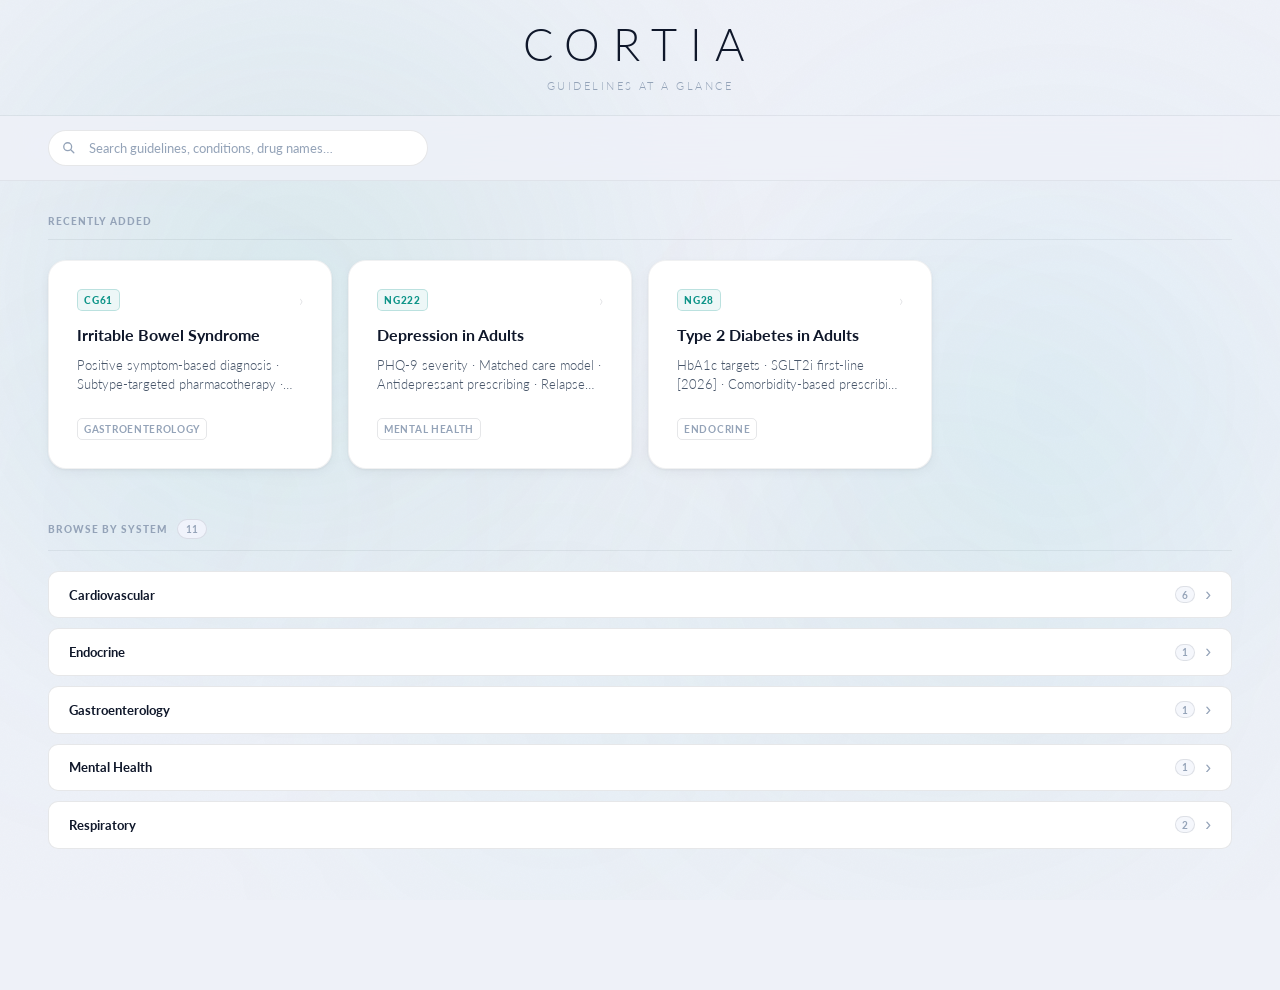
<file: index.html>
<!DOCTYPE html>
<html lang="en">
<head>
  <meta charset="UTF-8">
  <meta name="viewport" content="width=device-width, initial-scale=1.0">
  <meta name="description" content="Cortia — NICE guideline quick-reference cards for GPs and GP trainees">
  <title>Cortia</title>
  <link rel="preconnect" href="https://fonts.googleapis.com">
  <link rel="preconnect" href="https://fonts.gstatic.com" crossorigin>
  <link href="https://fonts.googleapis.com/css2?family=Cormorant+Garamond:wght@300;400;600;700&family=Lato:wght@300;400;700;900&display=swap" rel="stylesheet">
  <link rel="stylesheet" href="css/styles.css">
</head>
<body>

  <div class="bg-canvas" aria-hidden="true">
    <div class="bg-glow bg-glow--purple"></div>
    <div class="bg-glow bg-glow--blue"></div>
    <div class="bg-glow bg-glow--pink"></div>
    <div class="bg-glow bg-glow--teal"></div>
    <div class="bg-glow bg-glow--violet"></div>
    <div class="bg-noise"></div>
  </div>

  <!-- ── Header ── -->
  <header>
    <div class="header-inner">
      <h1 class="brand-title">Cortia</h1>
      <p class="brand-subtitle">Guidelines at a Glance</p>
    </div>
  </header>

  <!-- ── Controls ── -->
  <div class="controls">
    <div class="controls-inner">
      <div class="search-wrap" role="search">
        <svg class="search-icon" viewBox="0 0 16 16" fill="none" aria-hidden="true">
          <circle cx="6.5" cy="6.5" r="4.5" stroke="currentColor" stroke-width="1.5"/>
          <path d="M10 10l3.5 3.5" stroke="currentColor" stroke-width="1.5" stroke-linecap="round"/>
        </svg>
        <input
          type="search"
          id="search-input"
          placeholder="Search guidelines, conditions, drug names…"
          autocomplete="off"
          autocorrect="off"
          autocapitalize="off"
          spellcheck="false"
          aria-label="Search guidelines"
        >
      </div>
    </div>
  </div>

  <!-- ── Main ── -->
  <main>

    <!-- Search results (shown only when query active) -->
    <section id="search-results" hidden>
      <p class="results-count" id="results-count" aria-live="polite"></p>
      <div class="card-grid" id="search-grid" role="list"></div>
    </section>

    <!-- Free Guidelines / Favourites -->
    <section class="home-section" id="recently-added">
      <h2 class="section-heading" id="top-section-heading">Recently Added</h2>
      <div class="card-grid" id="recent-grid" role="list"></div>
    </section>

    <!-- Browse by System -->
    <section class="home-section" id="systems-section">
      <h2 class="section-heading">Browse by System <span class="section-count" id="guidelines-total"></span></h2>
      <div id="systems-list">
        <!-- Generated by app.js -->
      </div>
    </section>

  </main>

  <!-- ── Modal ── -->
  <div
    class="modal-overlay"
    id="modal-overlay"
    role="dialog"
    aria-modal="true"
    aria-labelledby="modal-title"
  >
    <div class="modal-box">

      <div class="modal-actions">
        <button class="modal-print-btn" id="modal-print" aria-label="Print guideline" title="Print / Save as PDF">
          <svg xmlns="http://www.w3.org/2000/svg" width="14" height="14" viewBox="0 0 24 24" fill="none" stroke="currentColor" stroke-width="2" stroke-linecap="round" stroke-linejoin="round" aria-hidden="true">
            <polyline points="6 9 6 2 18 2 18 9"></polyline>
            <path d="M6 18H4a2 2 0 0 1-2-2v-5a2 2 0 0 1 2-2h16a2 2 0 0 1 2 2v5a2 2 0 0 1-2 2h-2"></path>
            <rect x="6" y="14" width="12" height="8"></rect>
          </svg>
        </button>
        <button class="modal-close" id="modal-close" aria-label="Close guideline">&#x2715;</button>
      </div>

      <!-- Modal header -->
      <div class="modal-header">
        <div class="modal-meta">
          <a class="modal-nice-badge" id="modal-ref" target="_blank" rel="noopener noreferrer"></a>
          <span class="modal-updated" id="modal-updated"></span>
          <span class="modal-system-chip" id="modal-system"></span>
        </div>
        <h2 id="modal-title"></h2>
        <div class="patient-links-list" id="patient-links-list"></div>
      </div>

      <!-- Tab bar -->
      <div class="modal-tabs" role="tablist">
        <button class="modal-tab modal-tab--consult" data-tab="summary" role="tab" aria-controls="tab-summary" id="modal-tab-summary">Consult</button>
        <button class="modal-tab" data-tab="diagnosis"  role="tab" aria-controls="tab-diagnosis">Diagnosis</button>
        <button class="modal-tab" data-tab="investigations" role="tab" aria-controls="tab-investigations" id="modal-tab-investigations">Investigations</button>
        <button class="modal-tab" data-tab="management" role="tab" aria-controls="tab-management">Management</button>
        <button class="modal-tab" data-tab="overview"      role="tab" aria-controls="tab-overview"      id="modal-tab-overview">Overview</button>
        <button class="modal-tab" data-tab="monitoring" role="tab" aria-controls="tab-monitoring">Monitoring</button>
        <button class="modal-tab" data-tab="referral"   role="tab" aria-controls="tab-referral">Referral</button>
        <button class="modal-tab" data-tab="air"        role="tab" aria-controls="tab-air"  id="modal-tab-air">AIR Therapy</button>
        <button class="modal-tab" data-tab="mart"       role="tab" aria-controls="tab-mart" id="modal-tab-mart">MART Therapy</button>
        <button class="modal-tab" data-tab="inhalers"   role="tab" aria-controls="tab-inhalers" id="modal-tab-inhalers">Inhaler Types</button>
        <button class="modal-tab" data-tab="insulins"   role="tab" aria-controls="tab-insulins" id="modal-tab-insulins">Insulin Types</button>
        <button class="modal-tab" data-tab="hrt"        role="tab" aria-controls="tab-hrt"      id="modal-tab-hrt">HRT Preparations</button>
        <button class="modal-tab" data-tab="drugs"      role="tab" aria-controls="tab-drugs"    id="modal-tab-drugs">Oral Hypoglycaemics</button>
        <button class="modal-tab" data-tab="gad2"       role="tab" aria-controls="tab-gad2"     id="modal-tab-gad2">GAD-2</button>
        <button class="modal-tab" data-tab="gad7"       role="tab" aria-controls="tab-gad7"     id="modal-tab-gad7">GAD-7</button>
        <button class="modal-tab" data-tab="aq10"       role="tab" aria-controls="tab-aq10"     id="modal-tab-aq10">AQ-10</button>
        <button class="modal-tab" data-tab="dmard"      role="tab" aria-controls="tab-dmard"    id="modal-tab-dmard">DMARD Monitoring</button>
        <button class="modal-tab" data-tab="gpcog"      role="tab" aria-controls="tab-gpcog"    id="modal-tab-gpcog">GPCOG</button>
        <button class="modal-tab" data-tab="sixcit"     role="tab" aria-controls="tab-sixcit"   id="modal-tab-sixcit">6CIT</button>
        <button class="modal-tab" data-tab="types"      role="tab" aria-controls="tab-types"    id="modal-tab-types">Types</button>
        <button class="modal-tab" data-tab="images"     role="tab" aria-controls="tab-images"   id="modal-tab-images">Images</button>
        <button class="modal-tab" data-tab="simonbroome" role="tab" aria-controls="tab-simonbroome" id="modal-tab-simonbroome">Simon Broome</button>
        <button class="modal-tab" data-tab="steroids"    role="tab" aria-controls="tab-steroids"    id="modal-tab-steroids">Topical Steroids</button>
        <button class="modal-tab" data-tab="ftu"                role="tab" aria-controls="tab-ftu"                id="modal-tab-ftu">Fingertip Units</button>
        <button class="modal-tab" data-tab="schedule"          role="tab" aria-controls="tab-schedule"          id="modal-tab-schedule">Schedule</button>
        <button class="modal-tab" data-tab="special-groups"    role="tab" aria-controls="tab-special-groups"    id="modal-tab-special-groups">Special Groups</button>
        <button class="modal-tab" data-tab="at-risk"           role="tab" aria-controls="tab-at-risk"           id="modal-tab-at-risk">At-Risk Conditions</button>
        <button class="modal-tab" data-tab="contraindications" role="tab" aria-controls="tab-contraindications" id="modal-tab-contraindications">Contraindications</button>
        <button class="modal-tab" data-tab="administration"    role="tab" aria-controls="tab-administration"    id="modal-tab-administration">Administration</button>
      </div>

      <!-- Tab content panels -->
      <div class="modal-content">
        <div class="tab-panel" id="tab-summary"        role="tabpanel"></div>
        <div class="tab-panel" id="tab-diagnosis"      role="tabpanel"></div>
        <div class="tab-panel" id="tab-management"     role="tabpanel"></div>
        <div class="tab-panel" id="tab-overview"       role="tabpanel"></div>
        <div class="tab-panel" id="tab-investigations" role="tabpanel"></div>
        <div class="tab-panel" id="tab-monitoring" role="tabpanel"></div>
        <div class="tab-panel" id="tab-referral"   role="tabpanel"></div>
        <div class="tab-panel" id="tab-air"        role="tabpanel"></div>
        <div class="tab-panel" id="tab-mart"       role="tabpanel"></div>
        <div class="tab-panel" id="tab-inhalers"   role="tabpanel"></div>
        <div class="tab-panel" id="tab-insulins"   role="tabpanel"></div>
        <div class="tab-panel" id="tab-hrt"        role="tabpanel"></div>
        <div class="tab-panel" id="tab-drugs"      role="tabpanel"></div>
        <div class="tab-panel" id="tab-gad2"       role="tabpanel"></div>
        <div class="tab-panel" id="tab-gad7"       role="tabpanel"></div>
        <div class="tab-panel" id="tab-aq10"       role="tabpanel"></div>
        <div class="tab-panel" id="tab-dmard"      role="tabpanel"></div>
        <div class="tab-panel" id="tab-gpcog"      role="tabpanel"></div>
        <div class="tab-panel" id="tab-sixcit"     role="tabpanel"></div>
        <div class="tab-panel" id="tab-types"      role="tabpanel"></div>
        <div class="tab-panel" id="tab-images"     role="tabpanel"></div>
        <div class="tab-panel" id="tab-simonbroome" role="tabpanel"></div>
        <div class="tab-panel" id="tab-steroids"    role="tabpanel"></div>
        <div class="tab-panel" id="tab-ftu"                role="tabpanel"></div>
        <div class="tab-panel" id="tab-schedule"          role="tabpanel"></div>
        <div class="tab-panel" id="tab-special-groups"    role="tabpanel"></div>
        <div class="tab-panel" id="tab-at-risk"           role="tabpanel"></div>
        <div class="tab-panel" id="tab-contraindications" role="tabpanel"></div>
        <div class="tab-panel" id="tab-administration"    role="tabpanel"></div>
      </div>

      <!-- Footer disclaimer -->
      <div class="modal-footer">
        <p>Educational resource only &middot; Not a substitute for clinical judgement &middot; Not independently verified by NICE &middot; Always apply clinical judgement to individual patients</p>
      </div>

    </div>
  </div>

  <!-- Data must load before app.js -->
  <script src="data/guidelines.js"></script>
  <script src="js/app.js"></script>

</body>
</html>
</file>
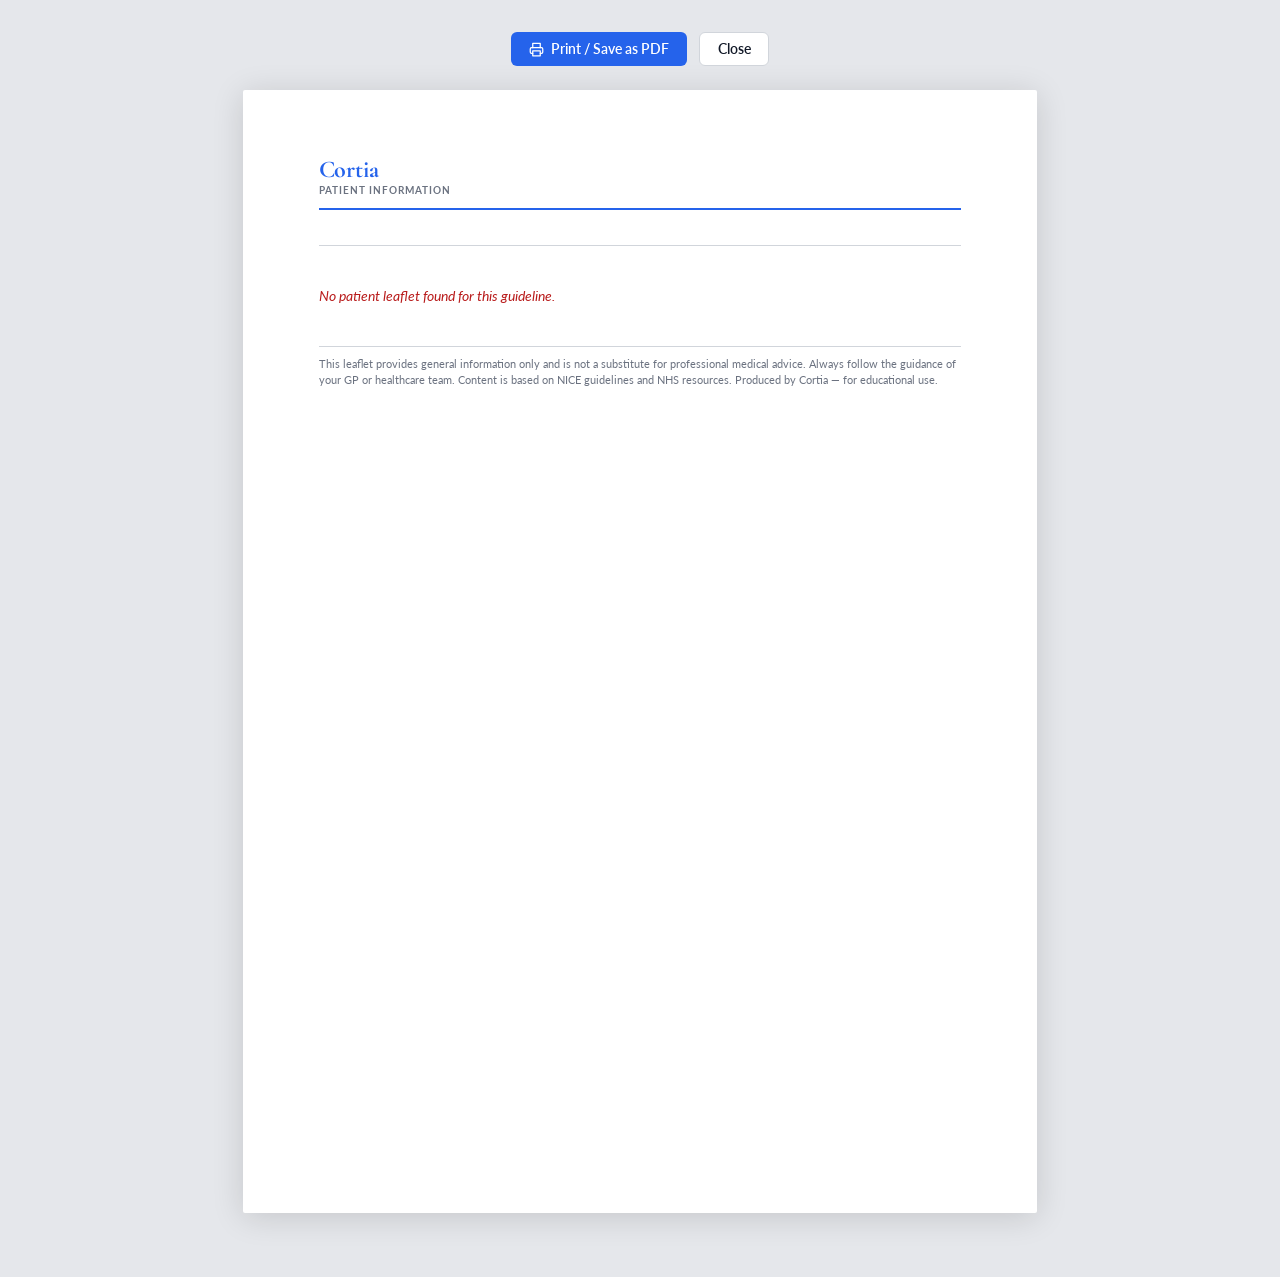
<file: leaflets/leaflet.html>
<!DOCTYPE html>
<html lang="en">
<head>
  <meta charset="UTF-8">
  <meta name="viewport" content="width=device-width, initial-scale=1.0">
  <title>Patient Information Leaflet</title>
  <link rel="preconnect" href="https://fonts.googleapis.com">
  <link rel="preconnect" href="https://fonts.gstatic.com" crossorigin>
  <link href="https://fonts.googleapis.com/css2?family=Cormorant+Garamond:wght@300;400;600;700&family=Lato:wght@300;400;700;900&display=swap" rel="stylesheet">
  <link rel="stylesheet" href="../css/leaflet.css">
</head>
<body>

  <div class="screen-controls" id="screen-controls">
    <button class="ctrl-btn ctrl-btn--print" onclick="window.print()">
      <svg xmlns="http://www.w3.org/2000/svg" width="15" height="15" viewBox="0 0 24 24" fill="none" stroke="currentColor" stroke-width="2" stroke-linecap="round" stroke-linejoin="round" aria-hidden="true">
        <polyline points="6 9 6 2 18 2 18 9"></polyline>
        <path d="M6 18H4a2 2 0 0 1-2-2v-5a2 2 0 0 1 2-2h16a2 2 0 0 1 2 2v5a2 2 0 0 1-2 2h-2"></path>
        <rect x="6" y="14" width="12" height="8"></rect>
      </svg>
      Print / Save as PDF
    </button>
    <button class="ctrl-btn ctrl-btn--back" onclick="window.close()">Close</button>
  </div>

  <div class="leaflet-page" id="leaflet-page">

    <header class="leaflet-header">
      <div class="leaflet-brand">
        <span class="brand-name">Cortia</span>
        <span class="brand-tag">Patient Information</span>
      </div>
      <div class="leaflet-meta" id="leaflet-meta"></div>
    </header>

    <h1 class="leaflet-title" id="leaflet-title"></h1>
    <p class="leaflet-subtitle" id="leaflet-subtitle"></p>

    <div class="leaflet-body" id="leaflet-body">
      <p class="leaflet-error" id="leaflet-error" hidden>
        No patient leaflet found for this guideline.
      </p>
    </div>

    <footer class="leaflet-footer">
      <p>This leaflet provides general information only and is not a substitute for professional medical advice. Always follow the guidance of your GP or healthcare team. Content is based on NICE guidelines and NHS resources. Produced by Cortia &mdash; for educational use.</p>
    </footer>

  </div>

  <script src="../data/guidelines.js"></script>
  <script>
    (function () {
      const params = new URLSearchParams(window.location.search);
      var id = params.get('id');
      if (!id) {
        try { id = localStorage.getItem('cortia_leaflet_id'); } catch (e) {}
      }

      if (!id || typeof GUIDELINES === 'undefined') {
        document.getElementById('leaflet-error').hidden = false;
        return;
      }

      const g = GUIDELINES.find(function (x) { return x.id === id; });

      if (!g || !g.leaflet) {
        document.getElementById('leaflet-error').hidden = false;
        document.getElementById('leaflet-title').textContent = g ? g.title : 'Guideline not found';
        return;
      }

      document.title = g.title + ' — Patient Information';
      document.getElementById('leaflet-title').innerHTML = g.leaflet_title || g.title;
      document.getElementById('leaflet-subtitle').innerHTML = g.subtitle || '';

      var meta = document.getElementById('leaflet-meta');
      meta.innerHTML =
        '<span class="leaflet-ref">' + (g.nice_ref || '') + '</span>' +
        '<span class="leaflet-updated">Updated: ' + (g.updated || '') + '</span>';

      document.getElementById('leaflet-body').innerHTML = g.leaflet;
    })();
  </script>

</body>
</html>
</file>
<file: css/styles.css>
/* ═══════════════════════════════════════════
   CONSULT READY — Design System
   Light theme · AMBOSS-quality spacing & type
   ═══════════════════════════════════════════ */

/* ─── Design Tokens ─── */
:root {
  /* Backgrounds */
  --bg-base:     #eef1f8;
  --bg-card:     #ffffff;
  --bg-elevated: #ffffff;
  --bg-sunken:   #f5f7fc;
  --bg-step:     #f0f3fb;

  /* Borders */
  --border-subtle:  rgba(15, 23, 42, 0.06);
  --border-default: rgba(15, 23, 42, 0.10);
  --border-strong:  rgba(15, 23, 42, 0.18);

  /* Text */
  --text-1: #0f172a;
  --text-2: #475569;
  --text-3: #94a3b8;

  /* Teal accent */
  --accent:        #0d9488;
  --accent-dim:    rgba(13, 148, 136, 0.07);
  --accent-glow:   rgba(13, 148, 136, 0.12);
  --accent-border: rgba(13, 148, 136, 0.22);

  /* Alert */
  --alert:        #dc2626;
  --alert-dim:    rgba(220, 38, 38, 0.05);
  --alert-border: rgba(220, 38, 38, 0.20);
  --alert-text:   #991b1b;

  /* Shadows */
  --shadow-card:  0 1px 3px rgba(15, 23, 42, 0.06),
                  0 4px 12px rgba(15, 23, 42, 0.04);
  --shadow-hover: 0 4px 24px rgba(124, 58, 237, 0.13),
                  0 1px 4px  rgba(15, 23, 42, 0.07);
  --shadow-modal: 0 24px 64px rgba(15, 23, 42, 0.18),
                  0 4px 16px  rgba(15, 23, 42, 0.08);

  /* Spacing — 8px baseline, responsive via clamp */
  --space-1: clamp(0.375rem, 0.5vw,  0.5rem);
  --space-2: clamp(0.625rem, 0.75vw, 0.75rem);
  --space-3: clamp(0.875rem, 1vw,    1rem);
  --space-4: clamp(1.25rem,  1.5vw,  1.5rem);
  --space-5: clamp(1.75rem,  2vw,    2rem);
  --space-6: clamp(2rem,     2.5vw,  2.5rem);
  --space-7: clamp(2.25rem,  3vw,    3rem);
  --space-8: clamp(2.5rem,   4vw,    4rem);

  /* Section spacing */
  --section-sm: clamp(2.5rem, 5vw,  4.5rem);
  --section-md: clamp(3.5rem, 7vw,  6.5rem);

  /* Type scale — fluid */
  --text-2xs: clamp(0.625rem,  0.75vw,  0.6875rem);
  --text-xs:  clamp(0.6875rem, 0.875vw, 0.75rem);
  --text-sm:  clamp(0.8125rem, 0.9375vw,0.875rem);
  --text-md:  clamp(0.9375rem, 1vw,     1rem);
  --text-lg:  clamp(1rem,      1.2vw,   1.125rem);
  --text-xl:  clamp(1.125rem,  1.5vw,   1.375rem);
  --text-2xl: clamp(1.5rem,    2vw,     1.875rem);
  --text-3xl: clamp(1.75rem,   2.5vw,   2.25rem);
  --text-4xl: clamp(2.25rem,   3.5vw,   3.25rem);

  /* Font stacks */
  --font-sans:    'Lato', -apple-system, BlinkMacSystemFont, 'Segoe UI', system-ui, sans-serif;
  --font-display: 'Cormorant Garamond', 'Palatino Linotype', 'Book Antiqua', Georgia, serif;

  /* Border radii */
  --radius-sm:   5px;
  --radius-md:   10px;
  --radius-lg:   18px;
  --radius-pill: 100vw;

  /* Transitions */
  --ease-out: cubic-bezier(0.22, 1, 0.36, 1);
  --duration-fast: 150ms;
  --duration-base: 200ms;
  --duration-slow: 300ms;
}

/* ─── Reset ─── */
*, *::before, *::after {
  box-sizing: border-box;
  margin: 0;
  padding: 0;
}

/* ─── Base ─── */
html { scroll-behavior: smooth; }

body {
  font-family: var(--font-sans);
  font-size: var(--text-md);
  line-height: 1.6;
  background: var(--bg-base);
  color: var(--text-1);
  -webkit-font-smoothing: antialiased;
  -moz-osx-font-smoothing: grayscale;
}

/* ─── Background Canvas ─── */
.bg-canvas {
  position: fixed;
  inset: 0;
  z-index: 0;
  pointer-events: none;
  overflow: hidden;
}

.bg-glow {
  position: absolute;
  border-radius: 50%;
}

.bg-glow--purple {
  width: 900px;
  height: 900px;
  background: radial-gradient(circle, rgba(13, 148, 136, 0.10) 0%, transparent 70%);
  top: -18%;
  left: -12%;
  filter: blur(80px);
}

.bg-glow--blue {
  width: 700px;
  height: 700px;
  background: radial-gradient(circle, rgba(6, 182, 212, 0.07) 0%, transparent 70%);
  top: 5%;
  right: -10%;
  filter: blur(100px);
}

.bg-glow--pink {
  width: 600px;
  height: 600px;
  background: radial-gradient(circle, rgba(20, 184, 166, 0.05) 0%, transparent 70%);
  top: 45%;
  left: 20%;
  filter: blur(110px);
}

.bg-glow--teal {
  width: 800px;
  height: 800px;
  background: radial-gradient(circle, rgba(13, 148, 136, 0.06) 0%, transparent 70%);
  bottom: -10%;
  right: -5%;
  filter: blur(90px);
}

.bg-glow--violet {
  width: 500px;
  height: 500px;
  background: radial-gradient(circle, rgba(6, 182, 212, 0.05) 0%, transparent 70%);
  bottom: 15%;
  left: -8%;
  filter: blur(120px);
}

.bg-noise {
  position: absolute;
  inset: 0;
  opacity: 0.022;
  background-image: url("data:image/svg+xml,%3Csvg xmlns='http://www.w3.org/2000/svg' width='300' height='300'%3E%3Cfilter id='n'%3E%3CfeTurbulence type='fractalNoise' baseFrequency='0.85' numOctaves='4' stitchTiles='stitch'/%3E%3C/filter%3E%3Crect width='300' height='300' filter='url(%23n)'/%3E%3C/svg%3E");
  background-repeat: repeat;
  background-size: 300px 300px;
}

/* ─── Header ─── */
header {
  position: relative;
  z-index: 10;
  background: transparent;
  border-bottom: 1px solid var(--border-subtle);
  padding: var(--space-4) 0;
}

.header-inner {
  max-width: 80rem;
  margin: 0 auto;
  padding: 0 clamp(1rem, 5vw, 3rem);
  display: flex;
  flex-direction: column;
  align-items: center;
  text-align: center;
}

.brand-title {
  font-family: var(--font-sans);
  font-size: var(--text-4xl);
  font-weight: 300;
  color: var(--text-1);
  letter-spacing: 0.28em;
  text-transform: uppercase;
  line-height: 1.1;
}

.brand-subtitle {
  font-family: var(--font-sans);
  font-size: var(--text-xs);
  font-weight: 300;
  color: var(--text-3);
  letter-spacing: 0.22em;
  text-transform: uppercase;
  margin-top: 0.5rem;
}

/* ─── Controls / Sticky Bar ─── */
.controls {
  position: sticky;
  top: 0;
  z-index: 200;
  background: rgba(238, 241, 248, 0.88);
  border-bottom: 1px solid var(--border-subtle);
  backdrop-filter: blur(24px) saturate(160%);
  -webkit-backdrop-filter: blur(24px) saturate(160%);
}

.controls-inner {
  max-width: 80rem;
  margin: 0 auto;
  padding: var(--space-3) clamp(1rem, 5vw, 3rem);
  display: flex;
  align-items: center;
  gap: var(--space-3);
  flex-wrap: wrap;
}

/* Search */
.search-wrap {
  position: relative;
  flex: 1;
  max-width: 380px;
}

.search-icon {
  position: absolute;
  left: 0.875rem;
  top: 50%;
  transform: translateY(-50%);
  width: 14px;
  height: 14px;
  color: var(--text-3);
  pointer-events: none;
  flex-shrink: 0;
}

#search-input {
  width: 100%;
  padding: 0.55rem 0.875rem 0.55rem 2.5rem;
  background: var(--bg-card);
  border: 1px solid var(--border-default);
  border-radius: var(--radius-pill);
  color: var(--text-1);
  font-family: var(--font-sans);
  font-size: var(--text-sm);
  font-weight: 400;
  outline: none;
  transition: border-color var(--duration-base) var(--ease-out),
              box-shadow   var(--duration-base) var(--ease-out);
}

#search-input::placeholder { color: var(--text-3); }

#search-input:focus {
  border-color: var(--accent-border);
  box-shadow: 0 0 0 3px var(--accent-dim);
}

/* ─── Main / Sections ─── */
main {
  position: relative;
  z-index: 10;
  max-width: 80rem;
  margin: 0 auto;
  padding: var(--space-6) clamp(1rem, 5vw, 3rem) var(--section-md);
}

.home-section {
  margin-bottom: var(--space-8);
}

.section-heading {
  font-family: var(--font-sans);
  font-size: var(--text-2xs);
  font-weight: 900;
  letter-spacing: 0.1em;
  text-transform: uppercase;
  color: var(--text-3);
  border-bottom: 1px solid var(--border-subtle);
  padding-bottom: var(--space-2);
  margin-bottom: var(--space-4);
}

.section-count {
  display: inline-block;
  font-size: 10px;
  font-weight: 700;
  letter-spacing: 0;
  text-transform: none;
  color: var(--text-3);
  background: var(--bg-step);
  border: 1px solid var(--border-default);
  border-radius: 99px;
  padding: 1px 8px;
  margin-left: 6px;
  vertical-align: middle;
  position: relative;
  top: -1px;
}

.results-count {
  font-size: var(--text-xs);
  font-weight: 700;
  letter-spacing: 0.08em;
  text-transform: uppercase;
  color: var(--text-3);
  margin-bottom: var(--space-4);
}

/* ─── System Accordion ─── */
.system-row {
  border: 1px solid var(--border-default);
  border-radius: var(--radius-md);
  margin-bottom: var(--space-2);
  overflow: hidden;
  background: var(--bg-card);
}

.system-row-header {
  display: flex;
  align-items: center;
  justify-content: space-between;
  width: 100%;
  padding: var(--space-3) var(--space-4);
  background: transparent;
  border: none;
  cursor: pointer;
  text-align: left;
  transition: background var(--duration-fast) var(--ease-out);
}

.system-row-header:hover {
  background: var(--accent-dim);
}

.system-row-header:hover .system-name {
  color: var(--accent);
}

.system-name {
  font-family: var(--font-sans);
  font-size: var(--text-sm);
  font-weight: 700;
  color: var(--text-1);
  transition: color var(--duration-fast) var(--ease-out);
}

.system-right {
  display: flex;
  align-items: center;
  gap: var(--space-2);
  flex-shrink: 0;
}

.system-count {
  font-family: var(--font-sans);
  font-size: var(--text-2xs);
  font-weight: 700;
  color: var(--text-3);
  background: var(--bg-sunken);
  border: 1px solid var(--border-default);
  border-radius: var(--radius-pill);
  padding: 0.15em 0.6em;
}

.system-chevron {
  font-size: 1.1rem;
  color: var(--text-3);
  transition: transform 250ms var(--ease-out);
  display: inline-block;
  line-height: 1;
}

.system-row.open .system-chevron {
  transform: rotate(90deg);
}

.system-cards {
  max-height: 0;
  overflow: hidden;
  transition: max-height 400ms var(--ease-out);
}

.system-row.open .system-cards {
  max-height: 3000px;
}

.system-cards .card-grid {
  padding: var(--space-4);
}

.card-grid {
  display: grid;
  grid-template-columns: repeat(auto-fill, minmax(min(280px, 100%), 1fr));
  gap: clamp(0.75rem, 1.5vw, 1rem);
}

/* ─── Card ─── */
.card {
  position: relative;
  background: var(--bg-card);
  border: 1px solid var(--border-subtle);
  border-radius: var(--radius-lg);
  padding: var(--space-5);
  cursor: pointer;
  user-select: none;
  outline: none;
  transition: transform      var(--duration-slow) var(--ease-out),
              box-shadow     var(--duration-slow) var(--ease-out),
              border-color   var(--duration-base) var(--ease-out);
  box-shadow: var(--shadow-card);
}

.card:hover {
  transform: translateY(-3px);
  box-shadow: var(--shadow-hover);
  border-color: var(--accent-border);
}

.card:focus-visible {
  outline: 2px solid var(--accent);
  outline-offset: 3px;
}

.card-top {
  display: flex;
  align-items: center;
  justify-content: space-between;
  margin-bottom: var(--space-3);
}

.nice-badge {
  font-size: var(--text-2xs);
  font-weight: 900;
  letter-spacing: 0.08em;
  text-transform: uppercase;
  color: var(--accent);
  background: var(--accent-dim);
  border: 1px solid var(--accent-border);
  border-radius: var(--radius-sm);
  padding: 0.2em 0.6em;
  text-decoration: none;
}

.card-arrow {
  color: var(--border-strong);
  font-size: 1rem;
  line-height: 1;
  font-weight: 300;
  transition: color       var(--duration-base) var(--ease-out),
              transform   var(--duration-base) var(--ease-out);
}

.card:hover .card-arrow {
  color: var(--accent);
  transform: translateX(3px);
}

.card-title {
  font-size: var(--text-lg);
  font-weight: 700;
  color: var(--text-1);
  line-height: 1.3;
  margin-bottom: var(--space-2);
}

.card-subtitle {
  font-size: var(--text-sm);
  font-weight: 300;
  color: var(--text-2);
  line-height: 1.5;
  margin-bottom: var(--space-4);
  display: -webkit-box;
  -webkit-line-clamp: 2;
  -webkit-box-orient: vertical;
  overflow: hidden;
}

.system-chip {
  display: inline-block;
  font-size: var(--text-2xs);
  font-weight: 700;
  letter-spacing: 0.07em;
  text-transform: uppercase;
  color: var(--text-3);
  border: 1px solid var(--border-default);
  border-radius: var(--radius-sm);
  padding: 0.2em 0.6em;
}

/* No results */
.no-results {
  grid-column: 1 / -1;
  text-align: center;
  padding: 5rem 1rem;
  color: var(--text-3);
  font-size: var(--text-md);
}

/* ─── Modal Overlay ─── */
.modal-overlay {
  display: none;
  position: fixed;
  inset: 0;
  z-index: 1000;
  background: rgba(15, 23, 42, 0.40);
  backdrop-filter: blur(4px) saturate(120%);
  -webkit-backdrop-filter: blur(4px) saturate(120%);
  align-items: center;
  justify-content: center;
  padding: clamp(0.75rem, 3vw, 2rem);
}

.modal-overlay.active { display: flex; }

/* ─── Modal Box ─── */
.modal-box {
  position: relative;
  background: var(--bg-card);
  border: 1px solid var(--border-default);
  border-radius: var(--radius-lg);
  box-shadow: var(--shadow-modal);
  width: 100%;
  max-width: 740px;
  max-height: 90vh;
  display: flex;
  flex-direction: column;
  overflow: hidden;
  animation: modal-in var(--duration-slow) var(--ease-out) both;
}

@keyframes modal-in {
  from {
    opacity: 0;
    transform: translateY(12px) scale(0.98);
  }
  to {
    opacity: 1;
    transform: translateY(0) scale(1);
  }
}

/* ─── Modal Header ─── */
.modal-header {
  padding: var(--space-5) var(--space-6) var(--space-2);
  padding-right: calc(var(--space-6) + 4.5rem);
  border-bottom: 1px solid var(--border-subtle);
  background: transparent;
  flex-shrink: 0;
}

.modal-meta {
  display: flex;
  align-items: center;
  flex-wrap: wrap;
  gap: var(--space-2);
}

.modal-nice-badge {
  font-size: var(--text-2xs);
  font-weight: 900;
  letter-spacing: 0.08em;
  text-transform: uppercase;
  background: var(--accent);
  color: #ffffff;
  border-radius: var(--radius-sm);
  padding: 0.25em 0.65em;
  text-decoration: none;
  transition: opacity 0.15s;
}

.modal-nice-badge:hover,
.modal-nice-badge:focus-visible {
  opacity: 0.82;
  outline: none;
}

.modal-updated {
  font-size: var(--text-xs);
  font-weight: 300;
  color: var(--text-3);
}

.modal-system-chip {
  font-size: var(--text-2xs);
  font-weight: 700;
  letter-spacing: 0.07em;
  text-transform: uppercase;
  color: var(--text-3);
  border: 1px solid var(--border-default);
  border-radius: var(--radius-sm);
  padding: 0.2em 0.6em;
}

.modal-actions {
  position: absolute;
  top: var(--space-5);
  right: var(--space-6);
  z-index: 10;
  display: flex;
  align-items: center;
  gap: var(--space-2);
}

.modal-fav-btn {
  background: transparent;
  border: 1px solid var(--border-default);
  border-radius: var(--radius-md);
  color: var(--text-3);
  width: 2rem;
  height: 2rem;
  display: flex;
  align-items: center;
  justify-content: center;
  cursor: pointer;
  transition: border-color var(--duration-fast) var(--ease-out),
              color        var(--duration-fast) var(--ease-out);
}

.modal-fav-btn:hover { border-color: var(--accent-border); color: var(--accent); }
.modal-fav-btn.is-fav { color: var(--accent); border-color: var(--accent-border); }

.modal-print-btn {
  background: transparent;
  border: 1px solid var(--border-default);
  border-radius: var(--radius-md);
  color: var(--text-3);
  width: 2rem;
  height: 2rem;
  display: flex;
  align-items: center;
  justify-content: center;
  cursor: pointer;
  transition: border-color var(--duration-fast) var(--ease-out),
              color        var(--duration-fast) var(--ease-out);
}

.modal-print-btn:hover { border-color: var(--accent-border); color: var(--accent); }

.print-section-label { display: none; }

.modal-close {
  background: transparent;
  border: 1px solid var(--border-default);
  border-radius: var(--radius-md);
  color: var(--text-2);
  font-size: 0.875rem;
  line-height: 1;
  width: 2rem;
  height: 2rem;
  display: flex;
  align-items: center;
  justify-content: center;
  cursor: pointer;
  transition: border-color var(--duration-fast) var(--ease-out),
              color        var(--duration-fast) var(--ease-out),
              background   var(--duration-fast) var(--ease-out);
}

.modal-close:hover {
  border-color: var(--border-strong);
  color: var(--text-1);
  background: var(--bg-sunken);
}

#modal-title {
  font-family: var(--font-sans);
  font-size: var(--text-xl);
  font-weight: 300;
  color: var(--text-1);
  line-height: 1.3;
  letter-spacing: 0.01em;
  margin-bottom: 0;
}

/* ─── Modal Tabs ─── */
.modal-tabs {
  display: flex;
  flex-wrap: wrap;
  gap: 0.35rem;
  padding: var(--space-2) var(--space-5);
  border-bottom: 1px solid var(--border-subtle);
  background: transparent;
  flex-shrink: 0;
}

.modal-tab {
  padding: 0.35rem 0.875rem;
  background: transparent;
  border: 1px solid var(--border-default);
  border-radius: var(--radius-pill);
  color: var(--text-2);
  font-family: var(--font-sans);
  font-size: var(--text-sm);
  font-weight: 700;
  letter-spacing: 0.02em;
  cursor: pointer;
  white-space: nowrap;
  transition: border-color var(--duration-fast) var(--ease-out),
              color        var(--duration-fast) var(--ease-out),
              background   var(--duration-fast) var(--ease-out);
}

.modal-tab:hover {
  border-color: var(--accent-border);
  color: var(--accent);
  background: var(--accent-dim);
}

.modal-tab.active {
  background: var(--accent);
  color: #ffffff;
  border-color: var(--accent);
}

/* ─── Modal Content ─── */
.modal-content {
  flex: 1;
  overflow-y: auto;
  padding: var(--space-5) var(--space-6);
  scrollbar-width: thin;
  scrollbar-color: var(--border-strong) transparent;
}

.modal-content::-webkit-scrollbar { width: 4px; }
.modal-content::-webkit-scrollbar-track { background: transparent; }
.modal-content::-webkit-scrollbar-thumb {
  background: var(--border-default);
  border-radius: 4px;
}

.tab-panel { display: none; }
.tab-panel.active { display: block; }

/* ─── Tab Content Typography ─── */
.tab-panel h4 {
  font-size: var(--text-xs);
  font-weight: 900;
  letter-spacing: 0.1em;
  text-transform: uppercase;
  color: var(--text-3);
  margin: var(--space-5) 0 var(--space-3);
  padding-bottom: var(--space-2);
  border-bottom: 1px solid var(--border-subtle);
}

.tab-panel h4:first-child { margin-top: 0; }

.tab-panel p {
  font-size: var(--text-sm);
  font-weight: 400;
  color: var(--text-1);
  line-height: 1.65;
  margin: var(--space-2) 0;
}

.tab-panel ul {
  font-size: var(--text-sm);
  padding-left: 1.25rem;
  margin: var(--space-2) 0;
  color: var(--text-1);
}

.tab-panel li {
  line-height: 1.6;
  margin: 0.35rem 0;
  color: var(--text-1);
}

.tab-panel ul ul { margin: 0.15rem 0; }

.tab-panel strong {
  font-weight: 700;
  color: var(--text-1);
}

/* ─── Tables ─── */
.tab-panel table {
  width: 100%;
  border-collapse: collapse;
  font-size: var(--text-sm);
  margin: var(--space-3) 0 var(--space-4);
  border: 1px solid var(--border-default);
  border-radius: var(--radius-md);
  overflow: hidden;
}

.tab-panel th {
  background: var(--bg-sunken);
  color: var(--text-2);
  font-size: var(--text-xs);
  font-weight: 700;
  letter-spacing: 0.05em;
  text-transform: uppercase;
  padding: 0.625rem 0.875rem;
  text-align: left;
  border-bottom: 1px solid var(--border-default);
}

.tab-panel td {
  padding: 0.6rem 0.875rem;
  color: var(--text-1);
  border-bottom: 1px solid var(--border-subtle);
  vertical-align: top;
}

.tab-panel tr:last-child td { border-bottom: none; }

.tab-panel tr:nth-child(even) td {
  background: rgba(15, 23, 42, 0.02);
}

/* ─── Alert Box ─── */
.alert-box {
  background: var(--alert-dim);
  border-left: 3px solid var(--alert);
  border-radius: 0 var(--radius-md) var(--radius-md) 0;
  padding: var(--space-4);
  margin: var(--space-3) 0 var(--space-4);
}

.alert-box p,
.alert-box ul,
.alert-box li { color: var(--alert-text); }

.alert-box strong { color: var(--alert); }

/* ─── Step Blocks ─── */
.step-block {
  background: var(--bg-step);
  border: 1px solid var(--border-subtle);
  border-radius: var(--radius-md);
  padding: var(--space-4) var(--space-5);
  margin: var(--space-3) 0;
}

.step-header {
  font-size: var(--text-sm) !important;
  font-weight: 900 !important;
  letter-spacing: 0.03em !important;
  color: var(--accent) !important;
  text-transform: none !important;
  border: none !important;
  padding: 0 !important;
  margin: 0 0 var(--space-3) !important;
}

.alert-step {
  background: rgba(220, 38, 38, 0.04);
  border-color: var(--alert-border);
}

.alert-step .step-header { color: var(--alert) !important; }

/* ─── Callouts ─── */
.callout {
  color: var(--accent) !important;
  font-style: italic;
}

.alert-inline {
  color: var(--alert) !important;
  font-weight: 700;
}

/* ─── Wells Score Calculator ─── */
.wells-item {
  cursor: pointer;
  user-select: none;
  transition: background 0.15s ease;
}

.wells-item:hover td {
  background: var(--accent-dim) !important;
}

.wells-item.selected td {
  background: var(--accent-glow) !important;
  color: var(--text-1);
}

.wells-item.selected .wells-pts {
  color: var(--accent);
  font-weight: 700;
}

.wells-item td:first-child::before {
  content: '';
  display: inline-block;
  width: 14px;
  height: 14px;
  border: 1.5px solid var(--border-strong);
  border-radius: 3px;
  margin-right: 0.5em;
  vertical-align: middle;
  transition: background 0.15s ease, border-color 0.15s ease;
  flex-shrink: 0;
}

.wells-item.selected td:first-child::before {
  background: var(--accent);
  border-color: var(--accent);
  background-image: url("data:image/svg+xml,%3Csvg viewBox='0 0 10 8' fill='none' xmlns='http://www.w3.org/2000/svg'%3E%3Cpath d='M1 4l3 3 5-6' stroke='white' stroke-width='1.5' stroke-linecap='round' stroke-linejoin='round'/%3E%3C/svg%3E");
  background-repeat: no-repeat;
  background-position: center;
  background-size: 9px;
}

.wells-result {
  display: flex;
  align-items: center;
  gap: var(--space-3);
  background: var(--bg-sunken);
  border: 1px solid var(--border-default);
  border-radius: var(--radius-md);
  padding: var(--space-3) var(--space-4);
  margin-top: var(--space-2);
  margin-bottom: var(--space-4);
  font-size: var(--text-sm);
  flex-wrap: wrap;
}

.wells-score-label {
  color: var(--text-2);
  font-weight: 600;
}

.wells-score-value {
  font-size: var(--text-xl);
  font-weight: 900;
  color: var(--accent);
  min-width: 2ch;
  text-align: center;
}

.wells-risk {
  color: var(--text-2);
  font-style: italic;
  margin-left: auto;
  font-size: var(--text-xs);
}

.wells-risk.risk-high {
  color: var(--alert-text);
  font-weight: 700;
  font-style: normal;
}

.wells-risk.risk-low {
  color: var(--accent);
  font-weight: 700;
  font-style: normal;
}

.pathway-step {
  border-left: 3px solid var(--border-default);
  padding: var(--space-2) var(--space-3);
  border-radius: 0 var(--radius-sm) var(--radius-sm) 0;
  transition: background 0.2s ease, border-color 0.2s ease;
  color: var(--text-2);
}

.pathway-step strong {
  color: var(--text-2);
  transition: color 0.2s ease;
}

.pathway-step.pathway-active {
  background: var(--accent-dim);
  border-left-color: var(--accent);
  color: var(--text-1);
}

.pathway-step.pathway-active strong {
  color: var(--accent);
}

.pathway-step.pathway-alert {
  background: var(--alert-dim);
  border-left-color: var(--alert);
  color: var(--text-1);
}

.pathway-step.pathway-alert strong {
  color: var(--alert);
}

/* ─── CKD Staging Calculator ─── */
.ckd-calc {
  background: var(--bg-sunken);
  border: 1px solid var(--border-default);
  border-radius: var(--radius-md);
  padding: var(--space-4);
  margin-bottom: var(--space-5);
}

.ckd-calc h4 {
  margin-top: 0 !important;
  margin-bottom: var(--space-3) !important;
  border-bottom: none !important;
  padding-bottom: 0 !important;
}

.ckd-calc-inputs {
  display: flex;
  gap: var(--space-3);
}

.ckd-calc-field {
  flex: 1;
  display: flex;
  flex-direction: column;
  gap: 0.375rem;
}

.ckd-calc-label {
  font-size: var(--text-xs);
  font-weight: 700;
  color: var(--text-2);
  letter-spacing: 0.02em;
}

.ckd-calc-input {
  width: 100%;
  box-sizing: border-box;
  padding: 0.5rem 0.75rem;
  border: 1.5px solid var(--border-default);
  border-radius: var(--radius-sm);
  font-family: var(--font-sans);
  font-size: var(--text-md);
  font-weight: 600;
  color: var(--text-1);
  background: var(--bg-card);
  outline: none;
  transition: border-color 0.15s ease;
  -moz-appearance: textfield;
}

.ckd-calc-input:focus { border-color: var(--accent); }

.ckd-calc-input::-webkit-inner-spin-button,
.ckd-calc-input::-webkit-outer-spin-button { -webkit-appearance: none; }

.ckd-calc-result {
  display: none;
  margin-top: var(--space-3);
}

.ckd-calc-result.ckd-result-active { display: block; }

.ckd-result-top {
  display: flex;
  align-items: center;
  gap: var(--space-3);
  background: var(--bg-card);
  border: 1px solid var(--border-default);
  border-radius: var(--radius-md);
  padding: var(--space-3) var(--space-4);
  margin-bottom: var(--space-2);
}

.ckd-stage-badges {
  display: flex;
  align-items: baseline;
  gap: 0;
}

.ckd-stage-badge {
  font-size: var(--text-xl);
  font-weight: 900;
  color: var(--accent);
  letter-spacing: -0.01em;
  line-height: 1;
}

.ckd-stage-sep { color: var(--text-3); }

.ckd-risk-pill {
  margin-left: auto;
  font-size: var(--text-xs);
  font-weight: 700;
  padding: 0.3rem 0.8rem;
  border-radius: var(--radius-pill);
  letter-spacing: 0.02em;
  white-space: nowrap;
}

.ckd-risk--low       { background: rgba(22, 163, 74, 0.10); color: #15803d; }
.ckd-risk--mod       { background: rgba(202, 138, 4, 0.12); color: #a16207; }
.ckd-risk--high      { background: rgba(234, 88, 12, 0.12); color: #c2410c; }
.ckd-risk--very-high { background: var(--alert-dim);        color: var(--alert-text); }

.ckd-meta-grid {
  display: grid;
  grid-template-columns: 1fr 1fr;
  gap: var(--space-2);
  margin-bottom: var(--space-2);
}

.ckd-meta-item {
  background: var(--bg-card);
  border: 1px solid var(--border-subtle);
  border-radius: var(--radius-sm);
  padding: var(--space-2) var(--space-3);
}

.ckd-meta-label {
  font-size: var(--text-2xs);
  font-weight: 700;
  color: var(--text-3);
  text-transform: uppercase;
  letter-spacing: 0.06em;
  display: block;
  margin-bottom: 0.2rem;
}

.ckd-meta-value {
  font-size: var(--text-sm);
  font-weight: 600;
  color: var(--text-1);
  display: block;
}

.ckd-meta-warn { color: var(--alert-text); }

.ckd-calc-flag {
  font-size: var(--text-xs);
  font-weight: 600;
  padding: var(--space-2) var(--space-3);
  border-left: 3px solid var(--alert);
  border-radius: 0 var(--radius-sm) var(--radius-sm) 0;
  background: var(--alert-dim);
  color: var(--alert-text);
  margin-top: var(--space-2);
}

.ckd-calc-note {
  font-size: var(--text-xs);
  font-weight: 600;
  padding: var(--space-2) var(--space-3);
  border-left: 3px solid var(--accent-border);
  border-radius: 0 var(--radius-sm) var(--radius-sm) 0;
  background: var(--accent-dim);
  color: var(--text-2);
  margin-top: var(--space-2);
}

/* ─── FRAX Threshold Checker ─── */
.frax-calc {
  background: var(--bg-sunken);
  border: 1px solid var(--border-default);
  border-radius: var(--radius-md);
  padding: var(--space-4);
  margin-bottom: var(--space-5);
}

.frax-calc-header {
  display: flex;
  align-items: center;
  justify-content: space-between;
  gap: var(--space-3);
  margin-bottom: var(--space-2);
}

.frax-calc-header h4 {
  margin: 0 !important;
  border-bottom: none !important;
  padding-bottom: 0 !important;
}

.frax-link-btn {
  flex-shrink: 0;
  font-size: var(--text-xs);
  font-weight: 700;
  color: var(--accent);
  border: 1.5px solid var(--accent-border);
  border-radius: var(--radius-pill);
  padding: 0.3rem 0.85rem;
  text-decoration: none;
  white-space: nowrap;
  transition: background 0.15s ease;
}

.frax-link-btn:hover { background: var(--accent-dim); }

.frax-calc-note {
  font-size: var(--text-2xs);
  color: var(--text-3);
  font-style: italic;
  margin: 0 0 var(--space-3);
}

.frax-result {
  display: none;
  margin-top: var(--space-3);
}

.frax-result.frax-result-active { display: block; }

.frax-threshold-grid {
  display: grid;
  grid-template-columns: 1fr 1fr 1fr;
  gap: var(--space-2);
  margin-bottom: var(--space-2);
}

.frax-threshold-item {
  background: var(--bg-card);
  border: 1px solid var(--border-subtle);
  border-radius: var(--radius-sm);
  padding: var(--space-2) var(--space-3);
  display: flex;
  flex-direction: column;
  gap: 0.15rem;
}

.frax-threshold-label {
  font-size: var(--text-2xs);
  font-weight: 700;
  color: var(--text-3);
  text-transform: uppercase;
  letter-spacing: 0.06em;
}

.frax-threshold-value {
  font-size: var(--text-xl);
  font-weight: 900;
  color: var(--text-1);
  line-height: 1;
}

.frax-threshold-sub {
  font-size: var(--text-2xs);
  color: var(--text-3);
  font-style: italic;
}

.frax-threshold-item--iv .frax-threshold-value { color: #a16207; }
.frax-threshold-item--up .frax-threshold-value  { color: var(--alert-text); }

.frax-zone {
  padding: var(--space-3) var(--space-4);
  border-radius: var(--radius-md);
  border: 1px solid;
  margin-bottom: var(--space-2);
}

.frax-zone-top {
  display: flex;
  align-items: baseline;
  gap: var(--space-2);
  margin-bottom: 0.3rem;
}

.frax-zone-score {
  font-size: var(--text-xl);
  font-weight: 900;
  line-height: 1;
}

.frax-zone-sep { opacity: 0.4; }

.frax-zone-category {
  font-size: var(--text-sm);
  font-weight: 700;
}

.frax-zone-rec {
  font-size: var(--text-xs);
  font-style: italic;
  opacity: 0.9;
}

.frax-zone--low  { background: rgba(22, 163, 74, 0.07); border-color: rgba(22, 163, 74, 0.25); color: #15803d; }
.frax-zone--mid  { background: rgba(202, 138, 4, 0.08); border-color: rgba(202, 138, 4, 0.25); color: #a16207; }
.frax-zone--high { background: var(--alert-dim); border-color: var(--alert-border); color: var(--alert-text); }

.frax-caveats {
  font-size: var(--text-2xs);
  color: var(--text-3);
  font-style: italic;
  margin: var(--space-2) 0 0;
  line-height: 1.5;
}

/* ─── Placeholder Notice ─── */
.placeholder-notice {
  background: rgba(161, 116, 0, 0.06);
  border-left: 3px solid rgba(161, 116, 0, 0.35);
  border-radius: 0 var(--radius-sm) var(--radius-sm) 0;
  padding: var(--space-2) var(--space-3);
  font-size: var(--text-xs);
  font-style: italic;
  color: rgba(120, 85, 0, 0.75);
  margin-bottom: var(--space-4);
}

/* ─── Patient Information Links ─── */
.patient-links-list {
  display: flex;
  flex-wrap: wrap;
  align-items: center;
  gap: var(--space-2);
  margin-top: 0.25rem;
}

.patient-links-list:empty {
  margin-top: 0;
}

.patient-link {
  font-size: var(--text-2xs);
  font-weight: 500;
  color: var(--accent);
  text-decoration: none;
  border: 1px solid var(--accent-border);
  border-radius: var(--radius-sm);
  padding: 0.18em 0.6em;
  white-space: nowrap;
  transition: background var(--duration-fast) var(--ease-out),
              border-color var(--duration-fast) var(--ease-out);
}

.patient-link--leaflet {
  background: var(--accent);
  color: #fff;
  border-color: var(--accent);
  font-weight: 600;
  cursor: pointer;
  font-family: inherit;
  line-height: 1;
}
.patient-link--leaflet:hover {
  background: var(--accent-dark, var(--accent));
  filter: brightness(1.12);
  border-color: transparent;
}

.patient-link:hover {
  background: var(--accent-dim);
  border-color: var(--accent);
  text-decoration: none;
}

/* ─── Modal Footer ─── */
.modal-footer {
  padding: var(--space-3) var(--space-6);
  border-top: 1px solid var(--border-subtle);
  background: transparent;
  flex-shrink: 0;
}

.modal-footer p {
  font-size: var(--text-2xs);
  font-weight: 400;
  color: var(--text-3);
  text-align: center;
  letter-spacing: 0.02em;
}

/* ─── Auth Controls ─── */
.auth-controls {
  display: flex;
  align-items: center;
  flex-shrink: 0;
  margin-left: auto;
}

#auth-logged-out,
#auth-logged-in {
  display: flex;
  align-items: center;
  gap: var(--space-2);
}

.btn-primary {
  background: var(--accent);
  color: #ffffff;
  border: 1px solid var(--accent);
  border-radius: var(--radius-pill);
  font-family: var(--font-sans);
  font-weight: 700;
  cursor: pointer;
  white-space: nowrap;
  transition: opacity var(--duration-fast) var(--ease-out);
}

.btn-primary:hover { opacity: 0.85; }

.btn-ghost {
  background: transparent;
  color: var(--text-2);
  border: 1px solid var(--border-default);
  border-radius: var(--radius-pill);
  font-family: var(--font-sans);
  font-weight: 700;
  cursor: pointer;
  white-space: nowrap;
  transition: border-color var(--duration-fast) var(--ease-out),
              color        var(--duration-fast) var(--ease-out);
}

.btn-ghost:hover {
  border-color: var(--border-strong);
  color: var(--text-1);
}

.btn-sm {
  font-size: var(--text-sm);
  padding: 0.4rem 0.875rem;
}

.btn-block {
  width: 100%;
  padding: 0.65rem 1rem;
  font-size: var(--text-sm);
}

.user-chip {
  font-size: var(--text-sm);
  font-weight: 700;
  color: var(--text-2);
  background: var(--bg-sunken);
  border: 1px solid var(--border-default);
  border-radius: var(--radius-pill);
  padding: 0.3rem 0.75rem;
  max-width: 160px;
  overflow: hidden;
  text-overflow: ellipsis;
  white-space: nowrap;
}

/* ─── Auth Modal ─── */
.auth-modal-overlay {
  display: none;
  position: fixed;
  inset: 0;
  z-index: 1100;
  background: rgba(15, 23, 42, 0.45);
  backdrop-filter: blur(4px) saturate(120%);
  -webkit-backdrop-filter: blur(4px) saturate(120%);
  align-items: center;
  justify-content: center;
  padding: clamp(1rem, 4vw, 2rem);
}

.auth-modal-overlay.active { display: flex; }

.auth-box {
  position: relative;
  background: var(--bg-card);
  border: 1px solid var(--border-default);
  border-radius: var(--radius-lg);
  box-shadow: var(--shadow-modal);
  width: 100%;
  max-width: 360px;
  padding: var(--space-6);
  animation: modal-in var(--duration-slow) var(--ease-out) both;
}

.auth-box-header {
  display: flex;
  justify-content: flex-end;
  margin-bottom: var(--space-3);
}

.auth-modal-close {
  background: transparent;
  border: 1px solid var(--border-default);
  border-radius: var(--radius-md);
  color: var(--text-2);
  font-size: 0.875rem;
  width: 2rem;
  height: 2rem;
  display: flex;
  align-items: center;
  justify-content: center;
  cursor: pointer;
  transition: border-color var(--duration-fast) var(--ease-out),
              color        var(--duration-fast) var(--ease-out);
}

.auth-modal-close:hover { border-color: var(--border-strong); color: var(--text-1); }

.auth-tabs {
  display: flex;
  gap: 0.25rem;
  margin-bottom: var(--space-6);
  background: var(--bg-sunken);
  border-radius: var(--radius-pill);
  padding: 3px;
}

.auth-tab {
  flex: 1;
  padding: 0.4rem 0.75rem;
  background: transparent;
  border: none;
  border-radius: var(--radius-pill);
  font-family: var(--font-sans);
  font-size: var(--text-sm);
  font-weight: 700;
  color: var(--text-3);
  cursor: pointer;
  transition: background var(--duration-fast) var(--ease-out),
              color     var(--duration-fast) var(--ease-out);
}

.auth-tab.active {
  background: var(--bg-card);
  color: var(--text-1);
  box-shadow: 0 1px 4px rgba(15,23,42,0.08);
}

.auth-error {
  font-size: var(--text-xs);
  color: var(--alert);
  margin-bottom: var(--space-3);
  min-height: 1.2em;
  font-weight: 700;
}

.auth-form {
  display: flex;
  flex-direction: column;
  gap: var(--space-2);
  padding-top: var(--space-2);
}

.auth-form label {
  font-size: var(--text-xs);
  font-weight: 700;
  color: var(--text-2);
  letter-spacing: 0.04em;
  text-transform: uppercase;
  margin-bottom: -0.25rem;
}

.auth-form input {
  width: 100%;
  padding: 0.55rem 0.875rem;
  background: var(--bg-sunken);
  border: 1px solid var(--border-default);
  border-radius: var(--radius-md);
  color: var(--text-1);
  font-family: var(--font-sans);
  font-size: var(--text-sm);
  outline: none;
  transition: border-color var(--duration-base) var(--ease-out),
              box-shadow   var(--duration-base) var(--ease-out);
}

.auth-form input::placeholder { color: var(--text-3); }

.auth-form input:focus {
  border-color: var(--accent-border);
  box-shadow: 0 0 0 3px var(--accent-dim);
}

.auth-form .btn-primary { margin-top: var(--space-2); }

/* ─── Paywall Prompt ─── */
.paywall-overlay {
  display: none;
  position: fixed;
  inset: 0;
  z-index: 1200;
  background: rgba(15, 23, 42, 0.50);
  backdrop-filter: blur(6px) saturate(120%);
  -webkit-backdrop-filter: blur(6px) saturate(120%);
  align-items: center;
  justify-content: center;
  padding: clamp(1rem, 4vw, 2rem);
}

.paywall-overlay.active { display: flex; }

.paywall-box {
  position: relative;
  background: var(--bg-card);
  border: 1px solid var(--border-default);
  border-radius: var(--radius-lg);
  box-shadow: var(--shadow-modal);
  width: 100%;
  max-width: 340px;
  padding: var(--space-6) var(--space-6) var(--space-5);
  text-align: center;
  animation: modal-in var(--duration-slow) var(--ease-out) both;
}

.paywall-close {
  position: absolute;
  top: var(--space-4);
  right: var(--space-4);
  background: transparent;
  border: 1px solid var(--border-default);
  border-radius: var(--radius-md);
  color: var(--text-2);
  font-size: 0.875rem;
  width: 2rem;
  height: 2rem;
  display: flex;
  align-items: center;
  justify-content: center;
  cursor: pointer;
  transition: border-color var(--duration-fast) var(--ease-out),
              color        var(--duration-fast) var(--ease-out);
}

.paywall-close:hover { border-color: var(--border-strong); color: var(--text-1); }

.paywall-icon {
  color: var(--accent);
  width: 32px;
  height: 32px;
  margin: 0 auto var(--space-3);
  display: block;
}

.paywall-heading {
  font-family: var(--font-sans);
  font-size: var(--text-lg);
  font-weight: 700;
  color: var(--text-1);
  line-height: 1.3;
  margin-bottom: var(--space-2);
}

.paywall-sub {
  font-size: var(--text-sm);
  color: var(--text-3);
  margin-bottom: var(--space-5);
  line-height: 1.5;
}

.paywall-actions {
  display: flex;
  gap: var(--space-2);
  justify-content: center;
}

.paywall-actions .btn-primary,
.paywall-actions .btn-ghost {
  font-size: var(--text-sm);
  padding: 0.55rem 1.25rem;
}

/* ─── Card Lock / Favourite ─── */
.card-locked {
  opacity: 0.6;
}

.card-locked:hover {
  opacity: 0.75;
}

.card-lock {
  display: flex;
  align-items: center;
  color: var(--text-3);
}

.fav-btn {
  background: transparent;
  border: none;
  padding: 0;
  cursor: pointer;
  color: var(--text-3);
  display: flex;
  align-items: center;
  justify-content: center;
  transition: color var(--duration-fast) var(--ease-out),
              transform var(--duration-fast) var(--ease-out);
  line-height: 1;
}

.fav-btn:hover { color: var(--accent); transform: scale(1.15); }

.fav-btn.is-fav { color: var(--accent); }

.favourites-empty {
  grid-column: 1 / -1;
  text-align: center;
  padding: var(--space-5) 1rem;
  color: var(--text-3);
  font-size: var(--text-sm);
  font-style: italic;
}

/* ─── Wide modal (HRT table & other landscape tabs) ─── */
.modal-box--wide {
  max-width: min(95vw, 1140px);
}

.modal-box--wide .modal-content {
  overflow-x: auto;
}

.modal-box--wide .tab-panel table {
  min-width: 860px;
}

/* ─── Responsive ─── */
@media (max-width: 900px) {
  .card-grid {
    grid-template-columns: repeat(auto-fill, minmax(240px, 1fr));
  }
}

/* Tablet */
@media (max-width: 768px) {
  .search-wrap { max-width: 100%; }

  .modal-tabs { padding: var(--space-2) var(--space-4); }

  .modal-tab { font-size: var(--text-2xs); }
}

/* Phone */
@media (max-width: 600px) {
  .card-grid { grid-template-columns: 1fr; }

  .modal-overlay {
    padding: 0;
    align-items: flex-end;
  }

  .modal-box {
    max-height: 94vh;
    border-bottom-left-radius: 0;
    border-bottom-right-radius: 0;
    border-top-left-radius: 22px;
    border-top-right-radius: 22px;
    animation: modal-in-mobile var(--duration-slow) var(--ease-out) both;
  }

  @keyframes modal-in-mobile {
    from { transform: translateY(100%); opacity: 0; }
    to   { transform: translateY(0);   opacity: 1; }
  }

  .modal-header { padding: var(--space-4) var(--space-4) var(--space-2); padding-right: calc(var(--space-4) + 4.5rem); }
  .modal-content { padding: var(--space-4); }
  .modal-footer { padding: var(--space-2) var(--space-4); }

  #modal-title { font-size: var(--text-lg); }

  .modal-meta { gap: var(--space-1); }
}

/* ─── Consult Tab ─── */
.modal-tab--consult {
  border-color: var(--accent-border);
  color: var(--accent);
}

.modal-tab--consult:hover {
  background: var(--accent-dim);
  border-color: var(--accent);
  color: var(--accent);
}

.modal-tab--consult.active {
  background: var(--accent);
  color: #ffffff;
  border-color: var(--accent);
}

/* ── Tab image panel ── */
.tab-image-panel {
  display: flex;
  flex-direction: column;
  align-items: center;
  padding: var(--space-2) 0;
}

.tab-image {
  max-width: 100%;
  height: auto;
  border-radius: 8px;
}

.tab-image-caption {
  margin-top: var(--space-3);
  font-size: var(--text-sm);
  color: var(--text-muted);
  text-align: center;
  max-width: 560px;
  line-height: 1.6;
}

/* ─── Print / Handout Mode ─── */
@media print {
  @page { margin: 1.5cm 1.8cm; }

  /* Hide page chrome; expose only the modal */
  body > :not(#modal-overlay) { display: none !important; }

  #modal-overlay {
    display: block !important;
    position: static !important;
    background: none !important;
    backdrop-filter: none !important;
    -webkit-backdrop-filter: none !important;
    padding: 0 !important;
  }

  .modal-box {
    box-shadow: none !important;
    border: none !important;
    border-radius: 0 !important;
    max-height: none !important;
    max-width: none !important;
    width: 100% !important;
    overflow: visible !important;
    animation: none !important;
  }

  .modal-actions,
  .modal-tabs { display: none !important; }

  .modal-header {
    padding: 0 0 0.6rem !important;
    padding-right: 0 !important;
    border-bottom: 2px solid #000 !important;
    margin-bottom: 0.8rem;
  }

  #modal-title {
    font-size: 16pt !important;
    color: #000 !important;
    margin: 0.25rem 0 0 !important;
  }

  .modal-nice-badge {
    background: none !important;
    color: #000 !important;
    border: 1px solid #000 !important;
    font-size: 8pt !important;
  }

  .modal-updated,
  .modal-system-chip {
    color: #555 !important;
    font-size: 8pt !important;
    border-color: #999 !important;
  }

  .modal-content {
    overflow: visible !important;
    padding: 0 !important;
  }

  /* Show all tab panels */
  .tab-panel { display: block !important; }

  /* Section label injected by JS */
  .print-section-label {
    display: block;
    font-size: 10pt;
    font-weight: 900;
    text-transform: uppercase;
    letter-spacing: 0.09em;
    color: #000;
    border-bottom: 1px solid #888;
    padding-bottom: 0.2rem;
    margin: 1.4rem 0 0.5rem;
  }

  /* Typography */
  .tab-panel h4 {
    font-size: 8.5pt !important;
    color: #444 !important;
    border-bottom-color: #ccc !important;
    margin-top: 0.7rem !important;
    margin-bottom: 0.25rem !important;
  }

  .tab-panel p,
  .tab-panel li {
    font-size: 9pt !important;
    color: #000 !important;
    line-height: 1.45 !important;
  }

  /* Tables */
  .tab-panel table {
    width: 100%;
    border-collapse: collapse;
    margin: 0.3rem 0;
    font-size: 8.5pt !important;
  }

  .tab-panel th {
    background: #efefef !important;
    border: 1px solid #999 !important;
    padding: 0.2em 0.4em !important;
    color: #000 !important;
    font-weight: 700;
  }

  .tab-panel td {
    border: 1px solid #bbb !important;
    padding: 0.2em 0.4em !important;
    color: #000 !important;
  }

  /* Alert boxes */
  .alert-box {
    background: none !important;
    border: 1.5px solid #000 !important;
    border-radius: 0 !important;
    padding: 0.35em 0.55em !important;
    margin: 0.3rem 0 !important;
  }

  .alert-box p,
  .alert-box li,
  .alert-box strong { color: #000 !important; }

  /* Step blocks */
  .step-block {
    background: none !important;
    border: 1px solid #ccc !important;
    border-radius: 0 !important;
    padding: 0.35em 0.55em !important;
    margin: 0.25rem 0 !important;
    page-break-inside: avoid;
  }

  .step-header { color: #000 !important; }
  .alert-step { border-color: #000 !important; }
  .alert-step .step-header { color: #000 !important; }

  /* Callouts and inline alerts */
  .callout { color: #333 !important; font-style: italic; }
  .alert-inline { color: #000 !important; }

  /* Hide interactive calculator widgets */
  .ckd-calc,
  .frax-calc,
  .wells-result { display: none !important; }

  /* Wells rows: strip interactivity */
  .wells-item { cursor: default !important; }
  .wells-item.selected td { background: none !important; }

  /* Avoid orphaned headings / split blocks */
  .tab-panel h4,
  .step-block,
  .alert-box,
  tr { page-break-inside: avoid; }

  /* Disclaimer footer */
  .modal-footer {
    display: block !important;
    border-top: 1px solid #ccc;
    margin-top: 1rem;
    padding-top: 0.5rem;
  }

  .modal-footer p {
    font-size: 7pt !important;
    color: #666 !important;
  }
}

@media print {
  .modal-actions { display: none !important; }

  .patient-links-list {
    flex-wrap: wrap;
    gap: 0.3rem !important;
    margin-top: 0.3rem;
    margin-bottom: 0.3rem;
  }

  .patient-link {
    color: #000 !important;
    border-color: #888 !important;
    font-size: 8pt !important;
    padding: 0.1em 0.4em !important;
  }

  .patient-link::after {
    content: " — " attr(href);
    font-size: 7pt;
    color: #555;
    font-weight: 400;
  }
}
</file>
<file: css/leaflet.css>
/* ─── Leaflet — Screen + Print Styles ─── */

*, *::before, *::after { box-sizing: border-box; margin: 0; padding: 0; }

:root {
  --leaflet-accent:    #2563eb;
  --leaflet-text:      #111827;
  --leaflet-muted:     #6b7280;
  --leaflet-border:    #d1d5db;
  --leaflet-bg-soft:   #f8fafc;
  --leaflet-bg-warn:   #fef3c7;
  --leaflet-warn-border: #d97706;
  --leaflet-bg-info:   #eff6ff;
  --leaflet-info-border: #3b82f6;
  --font-serif: 'Cormorant Garamond', Georgia, serif;
  --font-sans:  'Lato', system-ui, sans-serif;
}

/* ── Screen wrapper ── */
body {
  background: #e5e7eb;
  font-family: var(--font-sans);
  color: var(--leaflet-text);
  min-height: 100vh;
  padding: 2rem 1rem 4rem;
}

/* ── Screen controls bar ── */
.screen-controls {
  display: flex;
  gap: 0.75rem;
  justify-content: center;
  margin-bottom: 1.5rem;
}

.ctrl-btn {
  display: inline-flex;
  align-items: center;
  gap: 0.4rem;
  font-family: var(--font-sans);
  font-size: 0.85rem;
  font-weight: 600;
  border-radius: 6px;
  padding: 0.5rem 1.1rem;
  cursor: pointer;
  border: 1.5px solid transparent;
  transition: background 0.15s, border-color 0.15s;
}

.ctrl-btn--print {
  background: var(--leaflet-accent);
  color: #fff;
}
.ctrl-btn--print:hover { background: #1d4ed8; }

.ctrl-btn--back {
  background: #fff;
  color: var(--leaflet-text);
  border-color: var(--leaflet-border);
}
.ctrl-btn--back:hover { background: #f3f4f6; }

/* ── A4 page card ── */
.leaflet-page {
  background: #fff;
  width: 210mm;
  min-height: 297mm;
  margin: 0 auto;
  padding: 18mm 20mm 16mm;
  box-shadow: 0 4px 32px rgba(0,0,0,0.14);
  border-radius: 2px;
}

/* ── Header ── */
.leaflet-header {
  display: flex;
  align-items: flex-start;
  justify-content: space-between;
  padding-bottom: 0.75rem;
  border-bottom: 2.5px solid var(--leaflet-accent);
  margin-bottom: 1.2rem;
}

.leaflet-brand {
  display: flex;
  flex-direction: column;
  gap: 0.1rem;
}

.brand-name {
  font-family: var(--font-serif);
  font-size: 1.5rem;
  font-weight: 700;
  color: var(--leaflet-accent);
  letter-spacing: -0.01em;
  line-height: 1;
}

.brand-tag {
  font-size: 0.65rem;
  font-weight: 700;
  letter-spacing: 0.1em;
  text-transform: uppercase;
  color: var(--leaflet-muted);
}

.leaflet-meta {
  display: flex;
  flex-direction: column;
  align-items: flex-end;
  gap: 0.15rem;
}

.leaflet-ref,
.leaflet-updated {
  font-size: 0.7rem;
  color: var(--leaflet-muted);
  font-weight: 600;
  letter-spacing: 0.04em;
}

/* ── Title ── */
.leaflet-title {
  font-family: var(--font-serif);
  font-size: 2rem;
  font-weight: 700;
  line-height: 1.1;
  color: var(--leaflet-text);
  margin-bottom: 0.35rem;
}

.leaflet-subtitle {
  font-size: 0.8rem;
  color: var(--leaflet-muted);
  margin-bottom: 1.4rem;
  border-bottom: 1px solid var(--leaflet-border);
  padding-bottom: 1rem;
}

/* ── Body ── */
.leaflet-body {
  font-size: 0.88rem;
  line-height: 1.65;
  color: var(--leaflet-text);
}

/* Sections */
.leaflet-body .l-section {
  margin-bottom: 1.1rem;
}

.leaflet-body h2 {
  font-family: var(--font-sans);
  font-size: 0.72rem;
  font-weight: 900;
  text-transform: uppercase;
  letter-spacing: 0.1em;
  color: var(--leaflet-accent);
  margin-bottom: 0.4rem;
  padding-bottom: 0.2rem;
  border-bottom: 1px solid var(--leaflet-info-border);
}

.leaflet-body p {
  margin-bottom: 0.45rem;
}

.leaflet-body ul,
.leaflet-body ol {
  padding-left: 1.2rem;
  margin-bottom: 0.45rem;
}

.leaflet-body li {
  margin-bottom: 0.2rem;
}

.leaflet-body strong {
  font-weight: 700;
}

/* Two-column layout for sections */
.l-cols {
  display: grid;
  grid-template-columns: 1fr 1fr;
  gap: 1rem;
  margin-bottom: 1rem;
}

/* Key numbers / highlight box */
.l-key {
  background: var(--leaflet-bg-info);
  border-left: 3px solid var(--leaflet-info-border);
  border-radius: 4px;
  padding: 0.6rem 0.85rem;
  margin-bottom: 0.85rem;
  font-size: 0.85rem;
}

.l-key .l-key-label {
  font-size: 0.65rem;
  font-weight: 900;
  text-transform: uppercase;
  letter-spacing: 0.1em;
  color: var(--leaflet-accent);
  margin-bottom: 0.2rem;
}

.l-key .l-key-value {
  font-size: 1.3rem;
  font-weight: 700;
  color: var(--leaflet-text);
  line-height: 1.2;
}

.l-key .l-key-note {
  font-size: 0.72rem;
  color: var(--leaflet-muted);
  margin-top: 0.1rem;
}

/* Warning / urgent box */
.l-warn {
  background: var(--leaflet-bg-warn);
  border-left: 3px solid var(--leaflet-warn-border);
  border-radius: 4px;
  padding: 0.6rem 0.85rem;
  margin-bottom: 0.85rem;
  font-size: 0.85rem;
}

.l-warn .l-warn-label {
  font-size: 0.65rem;
  font-weight: 900;
  text-transform: uppercase;
  letter-spacing: 0.1em;
  color: var(--leaflet-warn-border);
  margin-bottom: 0.2rem;
}

/* Inline tag / pill */
.l-pill {
  display: inline-block;
  font-size: 0.7rem;
  font-weight: 700;
  background: var(--leaflet-bg-soft);
  border: 1px solid var(--leaflet-border);
  border-radius: 3px;
  padding: 0.05em 0.45em;
  margin: 0 0.1em;
}

/* ── Footer ── */
.leaflet-footer {
  margin-top: 1.4rem;
  padding-top: 0.6rem;
  border-top: 1px solid var(--leaflet-border);
  font-size: 0.67rem;
  color: var(--leaflet-muted);
  line-height: 1.5;
}

/* ── Error state ── */
.leaflet-error {
  color: #b91c1c;
  font-style: italic;
  padding: 1rem 0;
}

/* ── Print ── */
@media print {
  @page {
    size: A4;
    margin: 1.5cm 1.8cm;
  }

  body {
    background: none;
    padding: 0;
  }

  .screen-controls { display: none !important; }

  .leaflet-page {
    width: 100%;
    min-height: auto;
    box-shadow: none;
    border-radius: 0;
    padding: 0;
    margin: 0;
  }

  .leaflet-body h2 { color: #000; border-bottom-color: #999; }
  .brand-name { color: #000; }
  .leaflet-ref, .leaflet-updated, .leaflet-subtitle { color: #555; }
  .leaflet-header { border-bottom-color: #000; }

  .l-key { background: none; border-left: 2px solid #555; }
  .l-key .l-key-label { color: #333; }
  .l-warn { background: none; border-left: 2px solid #888; }
  .l-warn .l-warn-label { color: #333; }

  .l-cols { grid-template-columns: 1fr 1fr; }

  a { color: #000; text-decoration: none; }
  a::after { content: " (" attr(href) ")"; font-size: 0.7em; color: #555; }

  h2, .l-key, .l-warn, li, tr { page-break-inside: avoid; }
}
</file>
